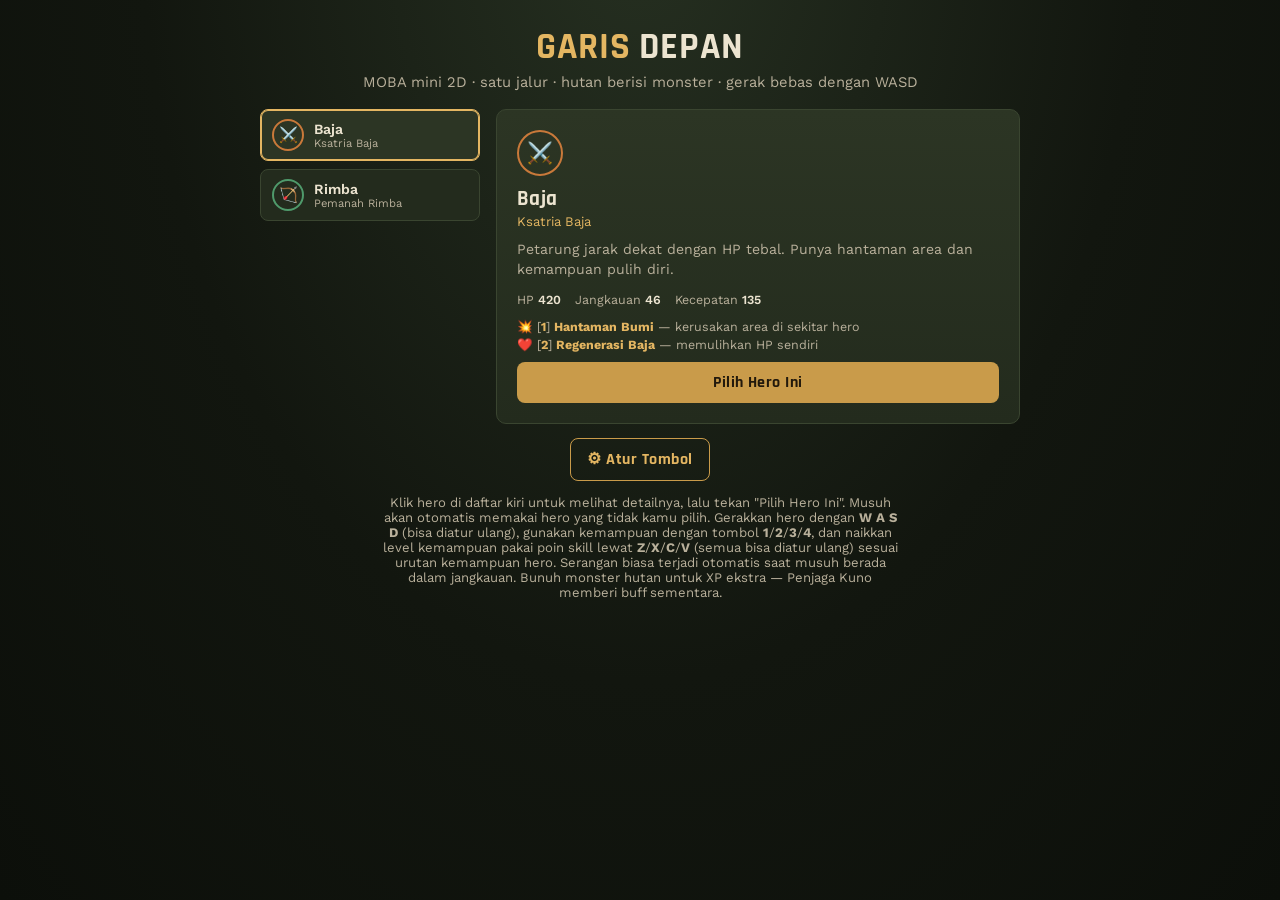
<file: index.html>
<!DOCTYPE html>
<html lang="id">
<head>
<meta charset="UTF-8">
<meta name="viewport" content="width=device-width, initial-scale=1, viewport-fit=cover">
<title>Garis Depan — MOBA Mini 1 Jalur</title>
<link rel="preconnect" href="https://fonts.googleapis.com">
<link rel="preconnect" href="https://fonts.gstatic.com" crossorigin>
<link href="https://fonts.googleapis.com/css2?family=Rajdhani:wght@500;600;700&family=Work+Sans:wght@400;500;600&display=swap" rel="stylesheet">
<link rel="stylesheet" href="css/style.css">
</head>
<body>
<div id="app">
  <div class="brand">GARIS <span>DEPAN</span></div>
  <div class="tagline">MOBA mini 2D · satu jalur · hutan berisi monster · gerak bebas dengan WASD</div>

  <!-- ===== LAYAR PILIH HERO ===== -->
  <div id="screen-select">
    <div class="select-layout">
      <div class="hero-list" id="hero-list"></div>
      <div class="hero-detail" id="hero-detail"></div>
    </div>
    <div class="select-actions">
      <button class="btn ghost" id="btn-open-keybinds">⚙ Atur Tombol</button>
    </div>
    <div class="controls-note">Klik hero di daftar kiri untuk melihat detailnya, lalu tekan "Pilih Hero Ini". Musuh akan otomatis memakai hero yang tidak kamu pilih. Gerakkan hero dengan <b>W A S D</b> (bisa diatur ulang), gunakan kemampuan dengan tombol <b>1</b>/<b>2</b>/<b>3</b>/<b>4</b>, dan naikkan level kemampuan pakai poin skill lewat <b>Z</b>/<b>X</b>/<b>C</b>/<b>V</b> (semua bisa diatur ulang) sesuai urutan kemampuan hero. Serangan biasa terjadi otomatis saat musuh berada dalam jangkauan. Bunuh monster hutan untuk XP ekstra — Penjaga Kuno memberi buff sementara.</div>
  </div>

  <!-- ===== MODAL PENGATURAN TOMBOL ===== -->
  <div class="global-overlay" id="overlay-keybinds">
    <div class="modal-card">
      <h2>Atur Tombol</h2>
      <div class="keybind-list" id="keybind-list"></div>
      <div class="keybind-actions">
        <button class="btn ghost" id="btn-reset-keys">Reset ke Default</button>
        <button class="btn" id="btn-close-keys">Selesai</button>
      </div>
    </div>
  </div>

  <!-- ===== LAYAR PERMAINAN ===== -->
  <div id="screen-game">
    <div class="hud-top">
      <div class="hero-panel player">
        <div class="panel-row">
          <span class="panel-name" id="p-name">-</span>
          <span class="lvl-tag" id="p-lvl">Lv.1</span>
        </div>
        <div class="hp-bar"><div class="hp-fill" id="p-hp" style="width:100%"></div></div>
        <div class="xp-row">
          <div class="xp-bar"><div class="xp-fill" id="p-xp-fill" style="width:0%"></div></div>
          <span class="xp-text" id="p-xp-text">0/80</span>
        </div>
        <div class="ability-row" id="p-ability-row"></div>
        <span class="skillpoint-badge" id="p-skillpoints" style="display:none">Poin Skill</span>
        <div class="priority-row">
          <span class="priority-chip" id="btn-priority-type">Prioritas: Minion</span>
          <span class="priority-chip" id="btn-priority-status">Fokus: HP Terendah</span>
        </div>
        <span class="buff-tag" id="p-buff-tag" style="display:none">BUFF</span>
        <span class="respawn-tag" id="p-respawn-tag" style="display:none">Bangkit</span>
      </div>
      <div class="hero-panel enemy">
        <div class="panel-row">
          <span class="panel-name" id="e-name">-</span>
          <span class="lvl-tag" id="e-lvl">Lv.1</span>
        </div>
        <div class="hp-bar"><div class="hp-fill" id="e-hp" style="width:100%;background:var(--hp-bad)"></div></div>
        <div class="xp-row">
          <span class="xp-text" id="e-xp-text">0/80</span>
          <div class="xp-bar"><div class="xp-fill" id="e-xp-fill" style="width:0%;background:var(--hp-bad)"></div></div>
        </div>
        <div class="ability-row" id="e-ability-row"></div>
        <span class="buff-tag" id="e-buff-tag" style="display:none">BUFF</span>
        <span class="respawn-tag" id="e-respawn-tag" style="display:none">Bangkit</span>
      </div>
    </div>

    <div id="field-wrap">
      <canvas id="field"></canvas>
      <div class="overlay" id="overlay-over">
        <h2 id="over-title">MENANG!</h2>
        <div class="sub" id="over-sub">Nexus musuh berhasil dihancurkan.</div>
        <div class="stat-line">
          <span>Skor bunuh: <b id="stat-kills">0 - 0</b></span>
          <span>Level: <b id="stat-level">1</b></span>
          <span>Waktu: <b id="stat-time">00:00</b></span>
        </div>
        <button class="btn" id="btn-restart">Main Lagi</button>
      </div>
    </div>

    <div class="hud-bottom">
      <div class="base-hp">
        <span>Nexus kami</span>
        <div class="hp-bar" style="flex:1"><div class="hp-fill" id="pb-hp" style="width:100%"></div></div>
      </div>
      <div class="hud-mid">
        <span id="wave-timer">Gelombang: 9d</span>
        <span id="match-timer">00:00</span>
      </div>
      <div class="base-hp">
        <div class="hp-bar" style="flex:1"><div class="hp-fill" id="eb-hp" style="width:100%;background:var(--hp-bad)"></div></div>
        <span>Nexus musuh</span>
      </div>
    </div>
    <div class="controls-hint">W A S D gerak &nbsp;•&nbsp; 1 2 3 4 pakai kemampuan &nbsp;•&nbsp; serangan biasa otomatis dalam jangkauan &nbsp;•&nbsp; belah ketupat di luar jalur = monster hutan &nbsp;•&nbsp; minimap di pojok layar &nbsp;•&nbsp; Q / E ganti prioritas serangan (bisa diatur ulang)</div>
  </div>
</div>

<!-- Data game — edit file-file ini untuk mengubah statistik, map, hero/minion/monster -->
<script src="data/config.js"></script>
<script src="data/mapshape.js"></script>
<script src="data/heroes.js"></script>
<script src="data/minions.js"></script>
<script src="data/jungle.js"></script>

<!-- Mesin (dipecah per modul agar mudah dikembangkan) & orkestrasi -->
<script src="js/engine/state.js"></script>
<script src="js/engine/combat.js"></script>
<script src="js/engine/movement.js"></script>
<script src="js/engine/render.js"></script>
<script src="js/engine/camera.js"></script>
<script src="js/engine/hud.js"></script>
<script src="js/engine/input.js"></script>
<script src="js/engine/core.js"></script>
<script src="js/main.js"></script>
</body>
</html>
</file>
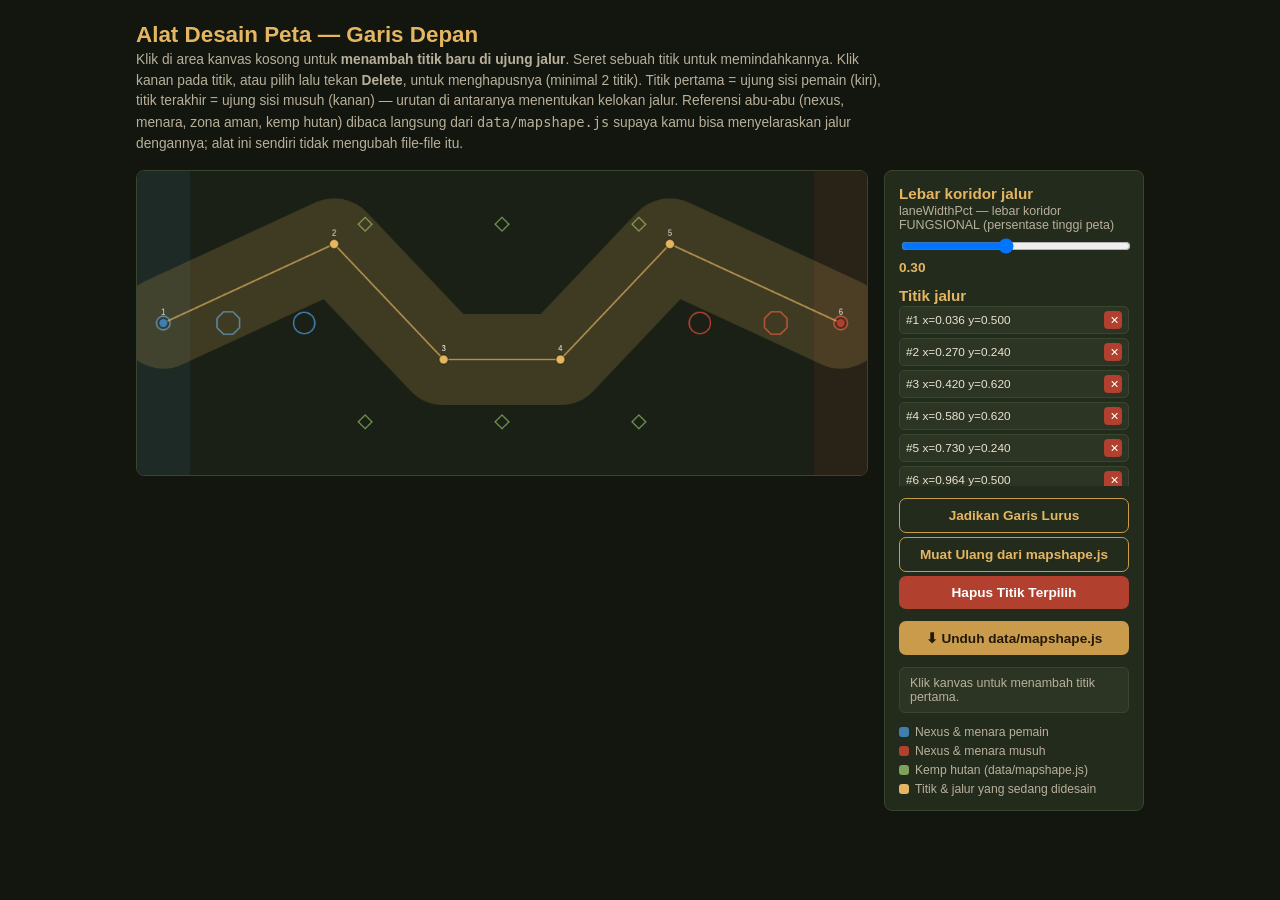
<file: tools/map-designer.html>
<!DOCTYPE html>
<html lang="id">
<head>
<meta charset="UTF-8">
<meta name="viewport" content="width=device-width, initial-scale=1">
<title>Alat Desain Peta — Garis Depan</title>
<style>
  :root{
    --bg-0:#12160f; --panel:#232b1d; --panel-2:#2c3524; --line:#3a4530;
    --cream:#ece4d0; --cream-dim:#b9b09b; --brass:#c99b4a; --brass-bright:#e4b662;
  }
  *{box-sizing:border-box;}
  html,body{margin:0;background:var(--bg-0);color:var(--cream);font-family:'Segoe UI',Arial,sans-serif;}
  #app{max-width:1040px;margin:0 auto;padding:18px 16px 40px;}
  h1{font-size:1.4rem;color:var(--brass-bright);margin:4px 0 2px;}
  p.sub{color:var(--cream-dim);font-size:.86rem;margin:0 0 16px;max-width:760px;line-height:1.5;}
  .layout{display:flex;gap:16px;flex-wrap:wrap;align-items:flex-start;}
  #canvas-wrap{position:relative;border:1px solid var(--line);border-radius:8px;overflow:hidden;background:#0c0f0a;flex:1;min-width:280px;}
  canvas{display:block;width:100%;height:auto;cursor:crosshair;}
  .panel{
    flex:0 0 260px;background:var(--panel);border:1px solid var(--line);border-radius:8px;
    padding:14px;display:flex;flex-direction:column;gap:12px;font-size:.85rem;
  }
  .panel h2{font-size:.95rem;margin:0 0 2px;color:var(--brass-bright);}
  .row{display:flex;flex-direction:column;gap:4px;}
  .row label{color:var(--cream-dim);font-size:.78rem;}
  input[type=range]{width:100%;}
  .val{font-weight:700;color:var(--brass-bright);}
  .btn{
    appearance:none;border:none;cursor:pointer;border-radius:7px;padding:9px 12px;
    font-weight:700;font-size:.85rem;background:var(--brass);color:#22190c;
  }
  .btn:hover{background:var(--brass-bright);}
  .btn.ghost{background:transparent;border:1px solid var(--brass);color:var(--brass-bright);}
  .btn.ghost:hover{background:rgba(201,155,74,.12);}
  .btn.danger{background:#b2402f;color:#fff;}
  .btn.danger:hover{background:#c94f3d;}
  .legend{display:flex;flex-direction:column;gap:5px;font-size:.76rem;color:var(--cream-dim);}
  .legend span.sw{display:inline-block;width:10px;height:10px;border-radius:3px;margin-right:6px;vertical-align:-1px;}
  #status{
    background:var(--panel-2);border:1px solid var(--line);border-radius:6px;
    padding:8px 10px;font-size:.78rem;color:var(--cream-dim);min-height:2.6em;white-space:pre-line;
  }
  #point-list{max-height:180px;overflow-y:auto;display:flex;flex-direction:column;gap:4px;}
  .pt-row{
    display:flex;align-items:center;gap:6px;background:var(--panel-2);border:1px solid var(--line);
    border-radius:5px;padding:4px 6px;font-size:.74rem;
  }
  .pt-row.selected{border-color:var(--brass-bright);}
  .pt-row span{flex:1;}
  .pt-row button{
    appearance:none;border:none;background:#b2402f;color:#fff;border-radius:4px;
    width:18px;height:18px;line-height:1;cursor:pointer;font-size:.7rem;
  }
</style>
</head>
<body>
<div id="app">
  <h1>Alat Desain Peta — Garis Depan</h1>
  <p class="sub">
    Klik di area kanvas kosong untuk <b>menambah titik baru di ujung jalur</b>.
    Seret sebuah titik untuk memindahkannya. Klik kanan pada titik, atau pilih
    lalu tekan <b>Delete</b>, untuk menghapusnya (minimal 2 titik). Titik
    pertama = ujung sisi pemain (kiri), titik terakhir = ujung sisi musuh
    (kanan) — urutan di antaranya menentukan kelokan jalur.
    Referensi abu-abu (nexus, menara, zona aman, kemp hutan) dibaca langsung
    dari <code>data/mapshape.js</code> supaya
    kamu bisa menyelaraskan jalur dengannya; alat ini sendiri tidak mengubah
    file-file itu.
  </p>

  <div class="layout">
    <div id="canvas-wrap">
      <canvas id="field" width="960" height="400"></canvas>
    </div>

    <div class="panel">
      <div>
        <h2>Lebar koridor jalur</h2>
        <div class="row">
          <label>laneWidthPct — lebar koridor FUNGSIONAL (persentase tinggi peta)</label>
          <input type="range" id="lane-width" min="0.05" max="0.6" step="0.01">
          <div><span class="val" id="lane-width-val">0.30</span></div>
        </div>
      </div>

      <div>
        <h2>Titik jalur</h2>
        <div id="point-list"></div>
      </div>

      <div class="row">
        <button class="btn ghost" id="btn-straight">Jadikan Garis Lurus</button>
        <button class="btn ghost" id="btn-reload">Muat Ulang dari mapshape.js</button>
        <button class="btn danger" id="btn-clear-sel">Hapus Titik Terpilih</button>
      </div>

      <div class="row">
        <button class="btn" id="btn-download">⬇ Unduh data/mapshape.js</button>
      </div>

      <div id="status">Klik kanvas untuk menambah titik pertama.</div>

      <div class="legend">
        <div><span class="sw" style="background:#3f7fb0"></span>Nexus &amp; menara pemain</div>
        <div><span class="sw" style="background:#b2402f"></span>Nexus &amp; menara musuh</div>
        <div><span class="sw" style="background:#7ea25a"></span>Kemp hutan (data/mapshape.js)</div>
        <div><span class="sw" style="background:#e4b662"></span>Titik &amp; jalur yang sedang didesain</div>
      </div>
    </div>
  </div>
</div>

<!-- data/mapshape.js sekarang menampung SEMUA koordinat peta (jalur,
     nexus, menara, safe zone, kemp hutan) — cukup dua file ini yang
     perlu dimuat sebagai referensi & titik awal -->
<script src="../data/config.js"></script>
<script src="../data/mapshape.js"></script>
<script>
(function(){
  "use strict";
  const CFG = window.GAME_CONFIG;
  const SHAPE = window.MAP_SHAPE || {};
  const JUNGLE = SHAPE.jungleCamps || [];

  const canvas = document.getElementById('field');
  const ctx = canvas.getContext('2d');
  const DISPLAY_W = 960;
  const DISPLAY_H = Math.round(DISPLAY_W * (CFG.canvasH / CFG.canvasW));
  canvas.width = DISPLAY_W;
  canvas.height = DISPLAY_H;

  // --- state JALUR FUNGSIONAL (minionPath) yang sedang didesain ---
  // Alat ini mengedit satu jalur saja. Kalau "visualPath" di file yang
  // sedang dimuat sudah BERBEDA dari "minionPath"-nya (dibuat berbeda
  // secara manual di luar alat ini), perbedaan itu dipertahankan apa
  // adanya saat mengunduh. Kalau belum pernah dibuat berbeda,
  // visualPath hasil unduhan akan disamakan dengan minionPath yang
  // baru kamu edit di sini.
  let path = [];
  let laneWidthPct = 0.30;
  let originalVisualPath = null; // null = belum pernah dibuat berbeda dari minionPath
  let selected = -1;
  let dragging = -1;

  function loadFromShape(shape){
    if(shape && Array.isArray(shape.minionPath) && shape.minionPath.length>=2){
      path = shape.minionPath.map(p=>({xPct:p.xPct, yPct:p.yPct}));
      laneWidthPct = shape.laneWidthPct || 0.30;
      const sameAsMinion = Array.isArray(shape.visualPath) &&
        JSON.stringify(shape.visualPath)===JSON.stringify(shape.minionPath);
      originalVisualPath = (Array.isArray(shape.visualPath) && !sameAsMinion)
        ? shape.visualPath.map(p=>({xPct:p.xPct, yPct:p.yPct})) : null;
    } else {
      path = [
        {xPct:(CFG.playerSpawn||{xPct:0.05}).xPct, yPct:0.5},
        {xPct:(CFG.enemySpawn||{xPct:0.95}).xPct, yPct:0.5}
      ];
      laneWidthPct = 0.30;
      originalVisualPath = null;
    }
    selected=-1; dragging=-1;
    document.getElementById('lane-width').value = laneWidthPct;
    document.getElementById('lane-width-val').textContent = laneWidthPct.toFixed(2);
    render();
  }

  // --- referensi statis (nexus, menara, safe zone, kemp) dalam koordinat kanvas tampilan ---
  function px(pct){ return {x:pct.xPct*DISPLAY_W, y:pct.yPct*DISPLAY_H}; }

  function drawRefOctagon(cx,cy,r,color){
    ctx.beginPath();
    for(let i=0;i<8;i++){
      const a = Math.PI/8 + i*Math.PI/4;
      const x=cx+r*Math.cos(a), y=cy+r*Math.sin(a);
      i===0?ctx.moveTo(x,y):ctx.lineTo(x,y);
    }
    ctx.closePath();
    ctx.strokeStyle=color; ctx.lineWidth=2; ctx.stroke();
  }
  function drawRefCircle(cx,cy,r,color){
    ctx.beginPath(); ctx.arc(cx,cy,r,0,Math.PI*2);
    ctx.strokeStyle=color; ctx.lineWidth=2; ctx.stroke();
  }
  function drawRefDiamond(cx,cy,r,color){
    ctx.beginPath();
    ctx.moveTo(cx,cy-r); ctx.lineTo(cx+r,cy); ctx.lineTo(cx,cy+r); ctx.lineTo(cx-r,cy);
    ctx.closePath();
    ctx.strokeStyle=color; ctx.lineWidth=1.5; ctx.stroke();
  }

  function drawReferences(){
    // safe zone (pita tipis di kedua tepi)
    const safeW = (SHAPE.safeZoneWidthPct||0.073)*DISPLAY_W;
    ctx.fillStyle='rgba(63,127,176,0.10)'; ctx.fillRect(0,0,safeW,DISPLAY_H);
    ctx.fillStyle='rgba(178,64,47,0.10)'; ctx.fillRect(DISPLAY_W-safeW,0,safeW,DISPLAY_H);

    // nexus
    if(SHAPE.playerNexus){ const p=px(SHAPE.playerNexus); drawRefOctagon(p.x,p.y,16,'#3f7fb0'); }
    if(SHAPE.enemyNexus){ const p=px(SHAPE.enemyNexus); drawRefOctagon(p.x,p.y,16,'#b2402f'); }

    // menara
    ((SHAPE.towers||{}).player||[]).forEach(t=>{ const p=px(t); drawRefCircle(p.x,p.y,14,'#3f7fb0'); });
    ((SHAPE.towers||{}).enemy||[]).forEach(t=>{ const p=px(t); drawRefCircle(p.x,p.y,14,'#b2402f'); });

    // spawn
    if(CFG.playerSpawn){ const p=px(CFG.playerSpawn); drawRefCircle(p.x,p.y,9,'#3f7fb0'); }
    if(CFG.enemySpawn){ const p=px(CFG.enemySpawn); drawRefCircle(p.x,p.y,9,'#b2402f'); }

    // kemp hutan
    JUNGLE.forEach(c=>{ const p=px(c); drawRefDiamond(p.x,p.y,9,'#7ea25a'); });
  }

  function drawPath(){
    if(path.length<2) return;
    const laneWidthPx = laneWidthPct*DISPLAY_H;
    ctx.save();
    ctx.lineCap='round'; ctx.lineJoin='round';
    ctx.beginPath();
    ctx.moveTo(path[0].xPct*DISPLAY_W, path[0].yPct*DISPLAY_H);
    for(let i=1;i<path.length;i++) ctx.lineTo(path[i].xPct*DISPLAY_W, path[i].yPct*DISPLAY_H);
    ctx.strokeStyle='rgba(228,182,98,0.18)';
    ctx.lineWidth=laneWidthPx;
    ctx.stroke();
    ctx.strokeStyle='rgba(228,182,98,0.7)';
    ctx.lineWidth=2;
    ctx.stroke();
    ctx.restore();

    path.forEach((p,i)=>{
      const x=p.xPct*DISPLAY_W, y=p.yPct*DISPLAY_H;
      ctx.beginPath();
      ctx.arc(x,y, i===selected?8:6, 0, Math.PI*2);
      ctx.fillStyle = i===selected ? '#fff' : (i===0 ? '#3f7fb0' : (i===path.length-1 ? '#b2402f' : '#e4b662'));
      ctx.fill();
      ctx.strokeStyle='#00000066'; ctx.lineWidth=1.5; ctx.stroke();
      ctx.font="10px sans-serif"; ctx.fillStyle='#fff'; ctx.textAlign='center';
      ctx.fillText(String(i+1), x, y-11);
    });
  }

  function render(){
    ctx.clearRect(0,0,DISPLAY_W,DISPLAY_H);
    ctx.fillStyle='#1a2015'; ctx.fillRect(0,0,DISPLAY_W,DISPLAY_H);
    drawReferences();
    drawPath();
    renderPointList();
  }

  function renderPointList(){
    const list = document.getElementById('point-list');
    list.innerHTML='';
    path.forEach((p,i)=>{
      const row=document.createElement('div');
      row.className='pt-row'+(i===selected?' selected':'');
      row.innerHTML = '<span>#'+(i+1)+'  x='+p.xPct.toFixed(3)+'  y='+p.yPct.toFixed(3)+'</span>'+
        '<button data-i="'+i+'" title="Hapus">✕</button>';
      row.querySelector('span').addEventListener('click',()=>{ selected=i; render(); });
      row.querySelector('button').addEventListener('click',(e)=>{ e.stopPropagation(); removePoint(i); });
      list.appendChild(row);
    });
  }

  function setStatus(msg){ document.getElementById('status').textContent = msg; }

  function removePoint(i){
    if(path.length<=2){ setStatus('Jalur minimal butuh 2 titik — tidak bisa dihapus lagi.'); return; }
    path.splice(i,1);
    if(selected===i) selected=-1; else if(selected>i) selected--;
    render();
  }

  function hitTest(x,y){
    for(let i=path.length-1;i>=0;i--){
      const dx=x-path[i].xPct*DISPLAY_W, dy=y-path[i].yPct*DISPLAY_H;
      if(Math.hypot(dx,dy) <= 10) return i;
    }
    return -1;
  }

  function canvasPos(evt){
    const r = canvas.getBoundingClientRect();
    const scaleX = canvas.width / r.width, scaleY = canvas.height / r.height;
    return { x:(evt.clientX-r.left)*scaleX, y:(evt.clientY-r.top)*scaleY };
  }

  canvas.addEventListener('mousedown', e=>{
    const {x,y} = canvasPos(e);
    const hit = hitTest(x,y);
    if(hit>=0){
      selected = hit; dragging = hit;
      setStatus('Menyeret titik #'+(hit+1)+' — lepas untuk menempatkan.');
    } else {
      const xPct = Math.min(1,Math.max(0,x/DISPLAY_W));
      const yPct = Math.min(1,Math.max(0,y/DISPLAY_H));
      path.push({xPct,yPct});
      selected = path.length-1; dragging = -1;
      setStatus('Titik #'+path.length+' ditambahkan di ujung jalur.');
    }
    render();
  });
  canvas.addEventListener('mousemove', e=>{
    if(dragging<0) return;
    const {x,y} = canvasPos(e);
    path[dragging].xPct = Math.min(1,Math.max(0,x/DISPLAY_W));
    path[dragging].yPct = Math.min(1,Math.max(0,y/DISPLAY_H));
    render();
  });
  window.addEventListener('mouseup', ()=>{ dragging=-1; });
  canvas.addEventListener('contextmenu', e=>{
    e.preventDefault();
    const {x,y} = canvasPos(e);
    const hit = hitTest(x,y);
    if(hit>=0) removePoint(hit);
  });
  window.addEventListener('keydown', e=>{
    if((e.key==='Delete'||e.key==='Backspace') && selected>=0 && document.activeElement===document.body){
      e.preventDefault();
      removePoint(selected);
    }
  });

  document.getElementById('lane-width').addEventListener('input', e=>{
    laneWidthPct = parseFloat(e.target.value);
    document.getElementById('lane-width-val').textContent = laneWidthPct.toFixed(2);
    render();
  });
  document.getElementById('btn-straight').addEventListener('click', ()=>{
    path = [
      {xPct:(CFG.playerSpawn||{xPct:0.05}).xPct, yPct:0.5},
      {xPct:(CFG.enemySpawn||{xPct:0.95}).xPct, yPct:0.5}
    ];
    selected=-1;
    setStatus('Jalur direset jadi garis lurus dari spawn pemain ke spawn musuh.');
    render();
  });
  document.getElementById('btn-reload').addEventListener('click', ()=>{
    loadFromShape(SHAPE);
    setStatus('Dimuat ulang dari data/mapshape.js saat ini.');
  });
  document.getElementById('btn-clear-sel').addEventListener('click', ()=>{
    if(selected<0){ setStatus('Belum ada titik yang dipilih. Klik salah satu titik dulu.'); return; }
    removePoint(selected);
  });

  function fmtPt(p,indent){ return indent+'{ xPct: '+p.xPct.toFixed(4)+', yPct: '+p.yPct.toFixed(4)+' }'; }
  function fmtPtArray(arr,indent){ return arr.map(p=>fmtPt(p,indent)).join(',\n'); }

  document.getElementById('btn-download').addEventListener('click', ()=>{
    const minionLines = fmtPtArray(path,'    ');
    // visualPath: pertahankan perbedaan manual yang sudah ada (kalau ada),
    // kalau belum pernah dibuat berbeda -> disamakan dengan minionPath baru.
    const visualPoints = originalVisualPath || path;
    const visualLines = fmtPtArray(visualPoints,'    ');
    const visualNote = originalVisualPath
      ? '  // visualPath di bawah DIPERTAHANKAN berbeda dari minionPath, sesuai\n  // yang sudah kamu atur manual sebelumnya.'
      : '  // visualPath di bawah disamakan dengan minionPath (alat ini belum\n  // punya UI untuk membuatnya berbeda) — edit manual di sini kalau perlu.';

    const towers = SHAPE.towers || {player:[], enemy:[]};
    const towerPlayerLines = fmtPtArray(towers.player||[], '      ');
    const towerEnemyLines = fmtPtArray(towers.enemy||[], '      ');

    const camps = SHAPE.jungleCamps || [];
    const campLines = camps.map(c=>
      "    { id: '"+c.id+"', xPct: "+c.xPct.toFixed(4)+", yPct: "+c.yPct.toFixed(4)+", monster: '"+c.monster+"' }"
    ).join(',\n');

    const playerNexus = SHAPE.playerNexus || {xPct:0.125, yPct:0.5};
    const enemyNexus = SHAPE.enemyNexus || {xPct:0.875, yPct:0.5};
    const safeZoneWidthPct = SHAPE.safeZoneWidthPct!==undefined ? SHAPE.safeZoneWidthPct : 0.073;
    const terrainWidthPct = SHAPE.terrainWidthPct!==undefined ? SHAPE.terrainWidthPct : laneWidthPct;

    const content =
`/*
  BENTUK & KOORDINAT PETA
  =======================
  Dibuat/diedit terakhir lewat tools/map-designer.html. File ini
  menampung SEMUA koordinat peta (jalur, nexus, menara, lebar safe
  zone, kemp hutan) — lihat komentar lengkap di versi asli file ini
  untuk penjelasan tiap field. Ringkasnya:
    - minionPath/laneWidthPct  = jalur FUNGSIONAL (rute minion & koridor
      gerak hero yang sesungguhnya) — inilah yang baru saja kamu edit.
    - visualPath/terrainWidthPct = jalur VISUAL (pita yang digambar),
      independen dari jalur fungsional.
    - playerNexus/enemyNexus, towers, safeZoneWidthPct, jungleCamps =
      dipertahankan apa adanya dari file yang sedang dimuat — alat ini
      belum punya UI untuk memindahkannya, edit manual kalau perlu.

  Klik kanvas kosong untuk menambah titik jalur, seret titik untuk
  memindahkannya, klik kanan atau tekan Delete untuk menghapus, atur
  slider lebar koridor, lalu unduh file ini lagi dan timpa yang lama.
*/
window.MAP_SHAPE = {
  minionPath: [
${minionLines}
  ],
  laneWidthPct: ${laneWidthPct.toFixed(2)},

${visualNote}
  visualPath: [
${visualLines}
  ],
  terrainWidthPct: ${terrainWidthPct.toFixed(2)},

  playerNexus: ${fmtPt(playerNexus,'')},
  enemyNexus:  ${fmtPt(enemyNexus,'')},

  towers: {
    player: [
${towerPlayerLines}
    ],
    enemy: [
${towerEnemyLines}
    ]
  },

  safeZoneWidthPct: ${safeZoneWidthPct},

  jungleCamps: [
${campLines}
  ]
};
`;
    const blob = new Blob([content], {type:'text/javascript'});
    const a = document.createElement('a');
    a.href = URL.createObjectURL(blob);
    a.download = 'mapshape.js';
    document.body.appendChild(a);
    a.click();
    document.body.removeChild(a);
    setStatus('File mapshape.js terunduh. Pindahkan/timpa ke folder data/ pada proyekmu.');
  });

  loadFromShape(SHAPE);
})();
</script>
</body>
</html>
</file>
<file: css/style.css>
:root{
  --bg-0:#12160f;
  --bg-1:#1c2317;
  --panel:#232b1d;
  --panel-2:#2c3524;
  --line:#3a4530;
  --cream:#ece4d0;
  --cream-dim:#b9b09b;
  --brass:#c99b4a;
  --brass-bright:#e4b662;
  --hp-good:#7ea25a;
  --hp-mid:#c9a13a;
  --hp-bad:#b2402f;
  --team-player:#3f7fb0;
  --team-enemy:#b2402f;
  box-sizing:border-box;
  padding-top: env(safe-area-inset-top, 0px);
  padding-bottom: env(safe-area-inset-bottom, 0px);
}
*{box-sizing:border-box;}
html,body{
  height:100%;
  margin:0;
  background: radial-gradient(ellipse at 50% -10%, #263021 0%, var(--bg-0) 55%, #0c0f0a 100%);
  color:var(--cream);
  font-family:'Work Sans', sans-serif;
  -webkit-tap-highlight-color: transparent;
}
h1,h2,h3,.hero-name,.brand{
  font-family:'Rajdhani', sans-serif;
  letter-spacing:.02em;
}
#app{
  max-width:1040px;
  margin:0 auto;
  padding:18px 16px 28px;
  min-height:100%;
  display:flex;
  flex-direction:column;
  align-items:center;
}
.brand{
  font-size:clamp(1.6rem,4vw,2.3rem);
  font-weight:700;
  color:var(--brass-bright);
  text-align:center;
  margin:6px 0 2px;
}
.brand span{color:var(--cream);}
.tagline{
  color:var(--cream-dim);
  font-size:.92rem;
  text-align:center;
  margin:0 0 18px;
}

/* ---------- Layar pilih hero: daftar (kiri) + detail (kanan) ---------- */
#screen-select{
  width:100%;
  display:flex;
  flex-direction:column;
  align-items:center;
  gap:14px;
}
.select-layout{
  display:flex;
  gap:16px;
  width:100%;
  max-width:760px;
  align-items:flex-start;
}
.hero-list{
  flex:0 0 220px;
  display:flex;
  flex-direction:column;
  gap:8px;
}
.hero-list-item{
  appearance:none;
  display:flex;
  align-items:center;
  gap:10px;
  width:100%;
  text-align:left;
  cursor:pointer;
  background:var(--panel);
  border:1px solid var(--line);
  border-radius:8px;
  padding:9px 11px;
  color:var(--cream);
  font-family:'Work Sans',sans-serif;
  transition:border-color .15s ease, background .15s ease;
}
.hero-list-item:hover{border-color:var(--brass);}
.hero-list-item.active{
  border-color:var(--brass-bright);
  background:var(--panel-2);
  box-shadow:0 0 0 1px var(--brass-bright) inset;
}
.hero-list-badge{
  width:32px;height:32px;border-radius:50%;
  border:2px solid var(--brass);
  display:flex;align-items:center;justify-content:center;
  font-size:.95rem;flex-shrink:0;
}
.hero-list-name{font-weight:600;font-size:.88rem;}
.hero-list-title{font-size:.7rem;color:var(--cream-dim);}
.hero-detail{
  flex:1;
  min-width:0;
  background:linear-gradient(180deg,var(--panel-2),var(--panel));
  border:1px solid var(--line);
  border-radius:10px;
  padding:20px;
  display:flex;
  flex-direction:column;
  gap:10px;
}
.select-actions{display:flex;justify-content:center;}
.hero-badge{
  width:46px;height:46px;border-radius:50%;
  border:2px solid var(--brass);
  display:flex;align-items:center;justify-content:center;
  font-size:1.3rem;
}
.hero-name{font-size:1.3rem;font-weight:700;color:var(--cream);}
.hero-title{color:var(--brass-bright);font-size:.82rem;margin-top:-8px;}
.hero-desc{color:var(--cream-dim);font-size:.88rem;line-height:1.45;}
.hero-stats{display:flex;flex-wrap:wrap;gap:10px 14px;font-size:.78rem;color:var(--cream-dim);margin-top:2px;}
.hero-stats b{color:var(--cream);font-weight:600;}
.hero-abilities{display:flex;flex-direction:column;gap:3px;font-size:.78rem;color:var(--cream-dim);margin-top:2px;}
.hero-abilities b{color:var(--brass-bright);}
.btn{
  appearance:none;border:none;cursor:pointer;
  font-family:'Rajdhani',sans-serif;font-weight:700;letter-spacing:.03em;
  border-radius:8px;padding:10px 16px;font-size:1rem;
  background:var(--brass);color:#22190c;
  transition:transform .08s ease, background .15s ease;
}
.btn:hover{background:var(--brass-bright);}
.btn:active{transform:scale(.97);}
.btn.ghost{
  background:transparent;
  border:1px solid var(--brass);
  color:var(--brass-bright);
}
.btn.ghost:hover{background:rgba(201,155,74,.12);}
.btn.small{padding:6px 10px;font-size:.85rem;}
.controls-note{
  color:var(--cream-dim);font-size:.82rem;text-align:center;max-width:520px;
}

/* ---------- Layar permainan ---------- */
#screen-game{
  width:100%;
  display:none;
  flex-direction:column;
  gap:8px;
}
#screen-game.active{display:flex;}
#screen-select.hidden{display:none;}

.hud-top{display:flex;justify-content:space-between;gap:10px;}
.hero-panel{
  flex:1;
  background:var(--panel);
  border:1px solid var(--line);
  border-radius:8px;
  padding:8px 10px;
  display:flex;
  flex-direction:column;
  gap:5px;
  min-width:0;
}
.hero-panel.enemy{align-items:flex-end;text-align:right;}
.panel-row{display:flex;align-items:center;gap:8px;width:100%;}
.hero-panel.enemy .panel-row{flex-direction:row-reverse;}
.panel-name{font-weight:600;font-size:.95rem;color:var(--cream);white-space:nowrap;overflow:hidden;text-overflow:ellipsis;}
.lvl-tag{
  font-size:.68rem;background:var(--panel-2);border:1px solid var(--line);
  border-radius:5px;padding:1px 6px;color:var(--brass-bright);flex-shrink:0;
}
.hp-bar{width:100%;height:9px;background:#181d13;border-radius:5px;overflow:hidden;border:1px solid #000a;}
.hp-fill{height:100%;background:var(--hp-good);transition:width .12s linear, background .2s;}
.hero-panel.enemy .hp-fill{margin-left:auto;}

.xp-row{display:flex;align-items:center;gap:6px;width:100%;}
.hero-panel.enemy .xp-row{flex-direction:row-reverse;}
.xp-bar{flex:1;height:5px;background:#181d13;border-radius:4px;overflow:hidden;border:1px solid #0007;}
.xp-fill{height:100%;background:var(--brass);transition:width .15s linear;}
.xp-text{font-size:.62rem;color:var(--cream-dim);white-space:nowrap;flex-shrink:0;}

.ability-row{display:flex;align-items:center;gap:8px;flex-wrap:wrap;}
.hero-panel.enemy .ability-row{justify-content:flex-end;}
.ability-chip{
  width:40px;height:40px;border-radius:7px;border:2px solid var(--brass);
  display:flex;align-items:center;justify-content:center;position:relative;overflow:hidden;
  background:var(--panel-2);flex-shrink:0;
}
.ability-chip .fill{position:absolute;left:0;right:0;bottom:0;background:rgba(0,0,0,.7);transition:height .1s linear;z-index:0;}
.ability-chip.ready{border-color:var(--brass-bright);box-shadow:0 0 8px rgba(228,182,98,.5);}
.ability-chip.locked{border-color:var(--line);opacity:.6;}
.ability-chip.levelable{border-color:#7ea25a;box-shadow:0 0 8px rgba(126,162,90,.55);}
.ability-chip .ability-icon{
  position:relative;z-index:1;font-size:1.15rem;line-height:1;
  transition:opacity .15s ease;
}
.ability-chip .lock-overlay{
  position:absolute;z-index:1;font-size:.95rem;opacity:0;pointer-events:none;
}
.ability-chip.locked .lock-overlay{opacity:.85;}
.ability-chip .key-corner{
  position:absolute;right:2px;bottom:1px;z-index:2;
  font-family:'Rajdhani',sans-serif;font-weight:700;font-size:.58rem;
  color:var(--cream);background:rgba(0,0,0,.55);border-radius:3px;
  padding:0 3px;line-height:1.3;pointer-events:none;
}
.ability-chip .skill-lvl-corner{
  position:absolute;left:2px;top:1px;z-index:2;
  font-family:'Rajdhani',sans-serif;font-weight:700;font-size:.52rem;
  color:var(--cream-dim);background:rgba(0,0,0,.55);border-radius:3px;
  padding:0 3px;line-height:1.3;pointer-events:none;
}
.ability-chip .levelup-corner{
  position:absolute;left:2px;bottom:1px;z-index:2;
  font-family:'Rajdhani',sans-serif;font-weight:700;font-size:.58rem;
  color:#1c2e10;background:#7ea25a;border-radius:3px;
  padding:0 3px;line-height:1.3;pointer-events:none;
}
.ability-chip .cd-num{
  position:absolute;inset:0;z-index:1;display:none;
  align-items:center;justify-content:center;
  font-family:'Rajdhani',sans-serif;font-weight:700;font-size:1.05rem;
  color:#fff;text-shadow:0 1px 2px #000;background:rgba(0,0,0,.35);
}
.ability-name{font-size:.68rem;color:var(--cream-dim);}
.skillpoint-badge{
  align-self:flex-start;
  font-size:.68rem;font-weight:700;color:#1c2e10;background:#7ea25a;
  border-radius:5px;padding:2px 7px;letter-spacing:.02em;
}
.hero-panel.enemy .skillpoint-badge{align-self:flex-end;}
.priority-row{display:flex;gap:6px;flex-wrap:wrap;margin-top:1px;}
/* indikator saja — prioritas hanya diganti lewat shortcut keyboard */
.priority-chip{
  pointer-events:none;user-select:none;cursor:default;
  border:1px solid var(--line);border-radius:6px;background:var(--panel-2);
  color:var(--cream);font-size:.72rem;padding:3px 8px;
}
.hero-panel.enemy .priority-row{justify-content:flex-end;}
.buff-tag{
  align-self:flex-start;
  font-size:.66rem;font-weight:700;color:#22190c;background:var(--brass-bright);
  border-radius:5px;padding:1px 6px;letter-spacing:.03em;
}
.hero-panel.enemy .buff-tag{align-self:flex-end;}
.respawn-tag{
  align-self:flex-start;
  font-size:.7rem;font-weight:700;color:#fff;background:var(--hp-bad);
  border-radius:5px;padding:1px 7px;letter-spacing:.03em;
}
.hero-panel.enemy .respawn-tag{align-self:flex-end;}

#field-wrap{
  position:relative;
  width:100%;
  border-radius:10px;
  overflow:hidden;
  border:1px solid var(--line);
  background:#0c0f0a;
}
canvas{display:block;width:100%;height:auto;}

.hud-bottom{
  display:flex;align-items:center;justify-content:space-between;gap:10px;
  background:var(--panel);border:1px solid var(--line);border-radius:8px;
  padding:7px 12px;font-size:.78rem;color:var(--cream-dim);
}
.base-hp{display:flex;align-items:center;gap:6px;flex:1;}
.base-hp .hp-bar{height:6px;}
.hud-mid{display:flex;gap:14px;align-items:center;white-space:nowrap;}
.controls-hint{text-align:center;color:var(--cream-dim);font-size:.76rem;margin-top:2px;}

/* ---------- Overlay akhir ---------- */
.overlay{
  position:absolute;inset:0;background:rgba(10,12,8,.86);
  display:flex;flex-direction:column;align-items:center;justify-content:center;
  gap:12px;text-align:center;padding:20px;
  opacity:0;pointer-events:none;transition:opacity .25s ease;
}
.overlay.show{opacity:1;pointer-events:auto;}
.overlay h2{font-size:2rem;margin:0;color:var(--brass-bright);}
.overlay .sub{color:var(--cream-dim);font-size:.9rem;}
.stat-line{display:flex;gap:18px;font-size:.85rem;color:var(--cream);flex-wrap:wrap;justify-content:center;}
.stat-line b{color:var(--brass-bright);}

@media (max-width:520px){
  .panel-name{font-size:.82rem;}
  .ability-name{display:none;}
  .xp-text{display:none;}
}

@media (max-width:640px){
  .select-layout{flex-direction:column;}
  .hero-list{
    flex-direction:row;
    overflow-x:auto;
    width:100%;
    flex:none;
    -webkit-overflow-scrolling:touch;
  }
  .hero-list-item{flex:0 0 auto;min-width:160px;}
}

/* ---------- Modal pengaturan tombol ---------- */
.global-overlay{
  position:fixed;inset:0;
  background:rgba(10,12,8,.86);
  display:flex;align-items:center;justify-content:center;
  padding:20px;
  z-index:50;
  opacity:0;pointer-events:none;
  transition:opacity .2s ease;
}
.global-overlay.show{opacity:1;pointer-events:auto;}
.modal-card{
  background:var(--panel);
  border:1px solid var(--line);
  border-radius:10px;
  padding:22px;
  max-width:420px;
  width:100%;
  max-height:80vh;
  overflow-y:auto;
}
.modal-card h2{margin:0 0 14px;color:var(--brass-bright);font-size:1.3rem;}
.keybind-row{
  display:flex;align-items:center;gap:10px;
  padding:8px 0;
  border-bottom:1px solid var(--line);
}
.keybind-row:last-child{border-bottom:none;}
.keybind-label{flex:1;font-size:.88rem;}
.keybind-key{
  background:var(--panel-2);border:1px solid var(--line);border-radius:5px;
  padding:3px 10px;font-family:'Rajdhani',sans-serif;font-weight:700;
  min-width:78px;text-align:center;font-size:.85rem;flex-shrink:0;
}
.keybind-actions{
  display:flex;justify-content:space-between;gap:10px;margin-top:16px;
}
</file>
